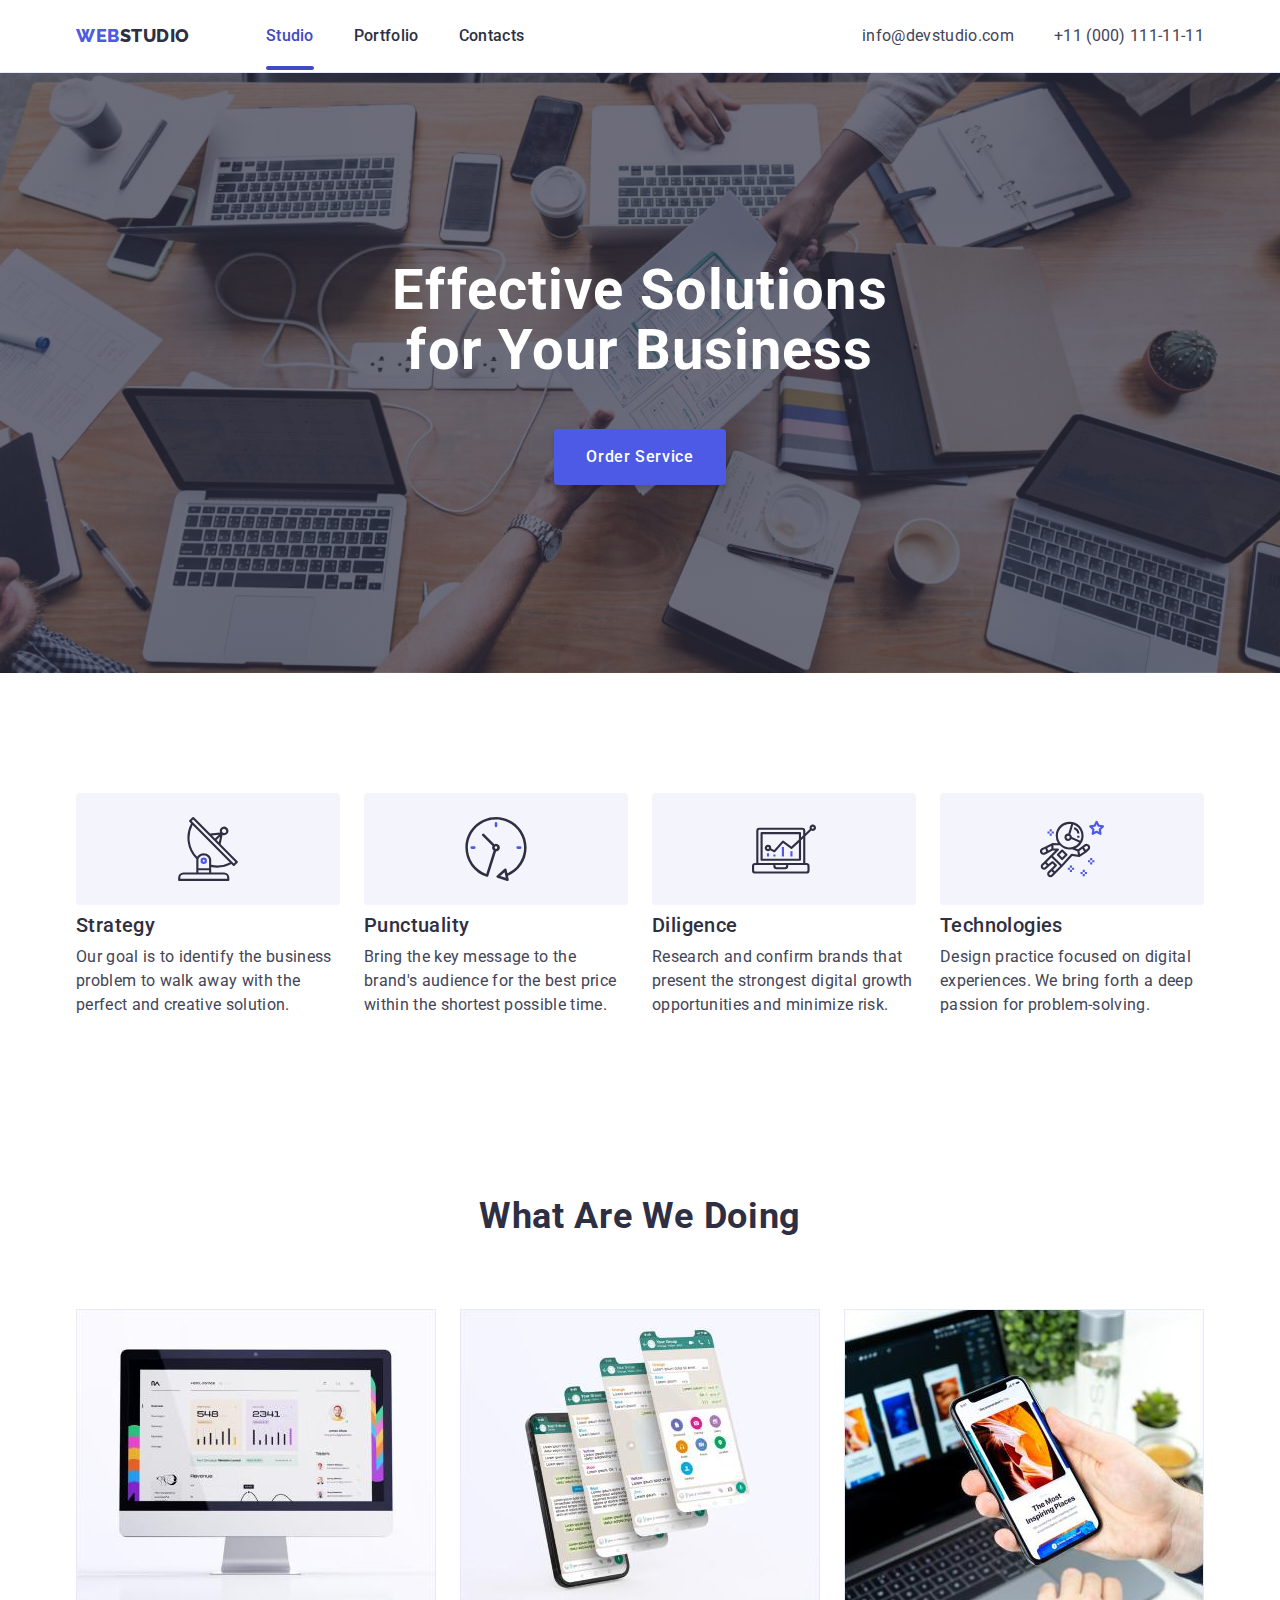
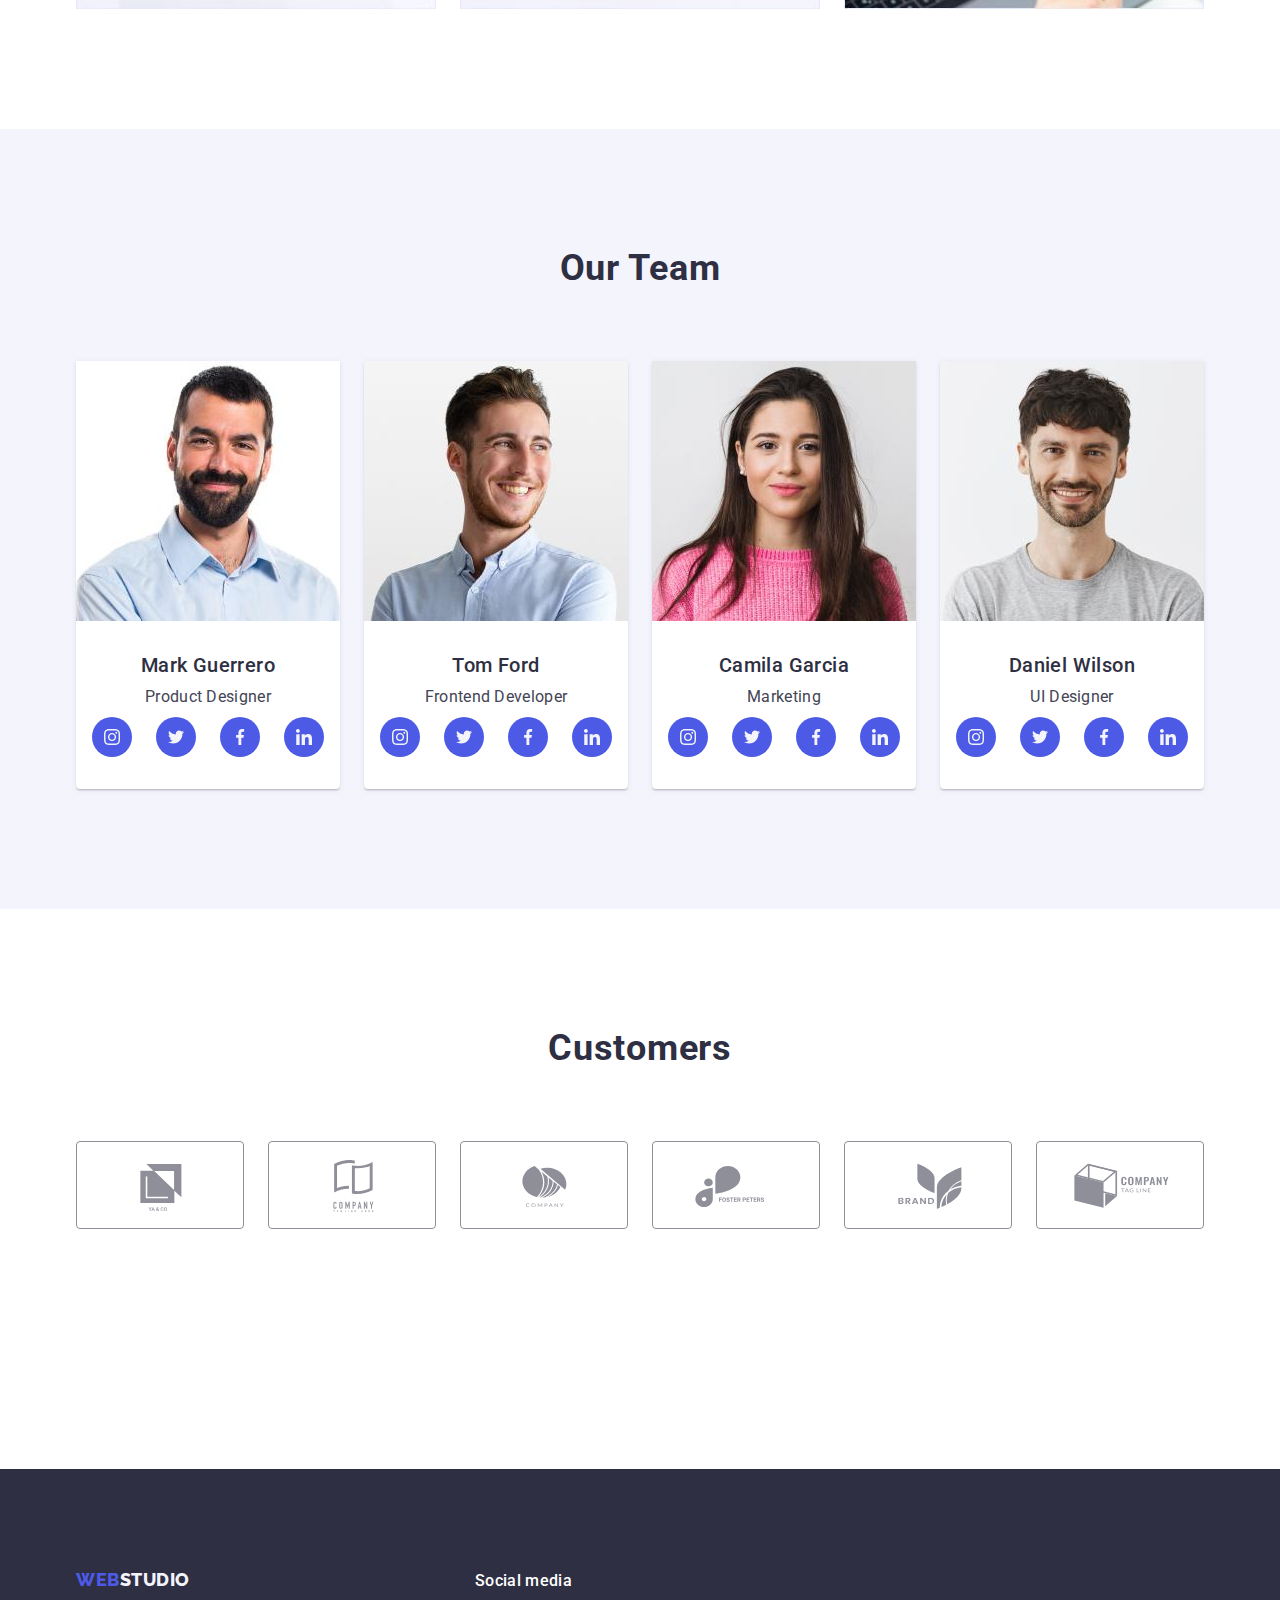
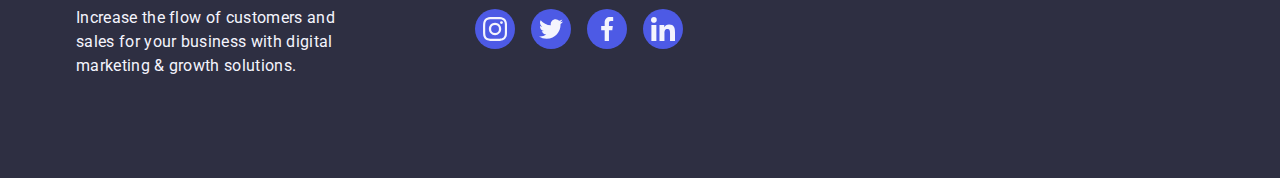
<file: index.html>
<!DOCTYPE html>
<html lang="en">
  <head>
    <meta charset="UTF-8" />
    <meta http-equiv="X-UA-Compatible" content="IE=edge" />
    <meta name="viewport" content="width=device-width, initial-scale=1.0" />
    <meta name="description" content="Effective Solutions for Your Business" />
    <link rel="preconnect" href="https://fonts.googleapis.com" />
    <link rel="preconnect" href="https://fonts.gstatic.com" crossorigin />
    <link
      href="https://fonts.googleapis.com/css2?family=Raleway:wght@800&family=Roboto:wght@400;500;700;900&display=swap"
      rel="stylesheet"
    />
    <link
      href="https://cdn.jsdelivr.net/npm/modern-normalize@2.0.0/modern-normalize.min.css"
      rel="stylesheet"
    />
    <link rel="stylesheet" href="./css/styles.css" />
    <title>WebStudio</title>
  </head>

  <body>
    <!--Header section-->
    <header class="header">
      <div class="header-container container">
        <nav class="nav">
          <a href="./index.html" class="logo link"
            >Web<span class="logo-color-header">Studio</span></a
          >
          <ul class="header-list list">
            <li><a href="./index.html" class="header-link link active">Studio</a></li>
            <li><a href="./portfolio.html" class="header-link link">Portfolio</a></li>
            <li><a href="" class="header-link link">Contacts</a></li>
          </ul>
        </nav>
        <address class="address-header">
          <ul class="address-list list">
            <li
              ><a href="mailto:info@devstudio.com" class="address-header-link link"
                >info@devstudio.com</a
              ></li
            >
            <li
              ><a href="tel:+110001111111" class="address-header-link link"
                >+11 (000) 111-11-11</a
              ></li
            >
          </ul>
        </address>
      </div>
    </header>
    <!--Main block-->
    <main>
      <!--Hero sectiokn-->
      <section class="hero-section">
        <div class="container hero-container">
          <h1 class="hero-title">Effective Solutions for Your Business</h1>
          <button type="button" class="button-hero" data-modal-open>Order Service</button>
        </div></section
      >
      <!--Features section-->
      <section class="features-section">
        <div class="container feauters-container">
          <h2 class="visually-hidden">Features</h2>
          <ul class="list features-list">
            <li class="feauters-items">
              <div class="thumb-feauters">
                <svg class="feauters-icon" width="64" height="64">
                  <use href="./images/icons.svg#icon-antenna"></use>
                </svg>
              </div>
              <h3 class="main-title">Strategy</h3>
              <p class="main-text">
                Our goal is to identify the business problem to walk away with the perfect and
                creative solution.
              </p>
            </li>
            <li class="feauters-items">
              <div class="thumb-feauters">
                <svg class="feauters-icon" width="64" height="64">
                  <use href="./images/icons.svg#icon-clock"></use>
                </svg>
              </div>
              <h3 class="main-title">Punctuality</h3>
              <p class="main-text">
                Bring the key message to the brand's audience for the best price within the shortest
                possible time.
              </p>
            </li>
            <li class="feauters-items">
              <div class="thumb-feauters">
                <svg class="feauters-icon" width="64" height="64">
                  <use href="./images/icons.svg#icon-diagram"></use>
                </svg>
              </div>
              <h3 class="main-title">Diligence</h3>
              <p class="main-text">
                Research and confirm brands that present the strongest digital growth opportunities
                and minimize risk.
              </p>
            </li>
            <li class="feauters-items">
              <div class="thumb-feauters">
                <svg class="feauters-icon" width="64" height="64">
                  <use href="./images/icons.svg#icon-astronaut"></use>
                </svg>
              </div>
              <h3 class="main-title">Technologies</h3>
              <p class="main-text">
                Design practice focused on digital experiences. We bring forth a deep passion for
                problem-solving.
              </p>
            </li>
          </ul>
        </div>
      </section>
      <!--What are we doing sectioln-->
      <section class="wawd-section">
        <div class="container wawd-container">
          <h2 class="section-title">What are we doing</h2>
          <ul class="list wawd-list">
            <li class="wawd-list-item">
              <img
                src="./images/main_page_1/what_are_we_doing/rectangle71-2.jpg"
                alt="monitor"
                width="360"
                height="300"
              />
            </li>
            <li class="wawd-list-item">
              <img
                src="./images/main_page_1/what_are_we_doing/rectangle71-1.jpg"
                alt="messenger"
                width="360"
                height="300"
              />
            </li>
            <li class="wawd-list-item">
              <img
                src="./images/main_page_1/what_are_we_doing/rectangle71.jpg"
                alt="phone in hand and laptop"
                width="360"
                height="300"
              />
            </li>
          </ul>
        </div>
      </section>
      <!--Our Team section-->
      <section class="ot-section">
        <div class="container ot-container">
          <h2 class="section-title">Our Team</h2>
          <ul class="list ot-list">
            <li class="card">
              <img
                src="./images/main_page_1/our_team/img-3.jpg"
                alt="Mark Guerrero"
                width="264"
                height="260"
              /><div class="worker-info">
                <h3 class="main-title worker-name">Mark Guerrero</h3>
                <p class="main-text job title">Product Designer</p>
                <ul class="list social-link-team">
                  <li class="social-link-item"
                    ><a href="" class="social-link-ot"
                      ><svg class="social-icon" width="16" height="16">
                        <use href="./images/icons.svg#icon-instagram"></use></svg></a
                  ></li>
                  <li class="social-link-item"
                    ><a href="" class="social-link-ot"
                      ><svg class="social-icon" width="16" height="16">
                        <use href="./images/icons.svg#icon-twitter"></use></svg></a
                  ></li>
                  <li class="social-link-item"
                    ><a href="" class="social-link-ot"
                      ><svg class="social-icon" width="16" height="16">
                        <use href="./images/icons.svg#icon-facebook"></use></svg></a
                  ></li>
                  <li class="social-link-item"
                    ><a href="" class="social-link-ot"
                      ><svg class="social-icon" width="16" height="16">
                        <use href="./images/icons.svg#icon-linkedin"></use></svg></a
                  ></li>
                </ul>
              </div>
            </li>
            <li class="card">
              <img
                src="./images/main_page_1/our_team/img-2.jpg"
                alt="Tom Ford"
                width="264"
                height="260"
              />
              <div class="worker-info">
                <h3 class="main-title worker-name">Tom Ford</h3>
                <p class="main-text job title">Frontend Developer</p>
                <ul class="list social-link-team">
                  <li class="social-link-item"
                    ><a href="" class="social-link-ot"
                      ><svg class="social-icon" width="16px" height="16px">
                        <use href="./images/icons.svg#icon-instagram"></use></svg></a
                  ></li>
                  <li class="social-link-item"
                    ><a href="" class="social-link-ot"
                      ><svg class="social-icon" width="16px" height="16px">
                        <use href="./images/icons.svg#icon-twitter"></use></svg></a
                  ></li>
                  <li class="social-link-item"
                    ><a href="" class="social-link-ot"
                      ><svg class="social-icon" width="16px" height="16px">
                        <use href="./images/icons.svg#icon-facebook"></use></svg></a
                  ></li>
                  <li class="social-link-item"
                    ><a href="" class="social-link-ot"
                      ><svg class="social-icon" width="16px" height="16px">
                        <use href="./images/icons.svg#icon-linkedin"></use></svg></a
                  ></li>
                </ul>
              </div>
            </li>
            <li class="card">
              <img
                src="./images/main_page_1/our_team/img-1.jpg"
                alt="Camila Garcia"
                width="264"
                height="260"
              />
              <div class="worker-info">
                <h3 class="main-title worker-name">Camila Garcia</h3>
                <p class="main-text job title">Marketing</p>
                <ul class="list social-link-team">
                  <li class="social-link-item"
                    ><a href="" class="social-link-ot"
                      ><svg class="social-icon" width="16px" height="16px">
                        <use href="./images/icons.svg#icon-instagram"></use></svg></a
                  ></li>
                  <li class="social-link-item"
                    ><a href="" class="social-link-ot"
                      ><svg class="social-icon" width="16px" height="16px">
                        <use href="./images/icons.svg#icon-twitter"></use></svg></a
                  ></li>
                  <li class="social-link-item"
                    ><a href="" class="social-link-ot"
                      ><svg class="social-icon" width="16px" height="16px">
                        <use href="./images/icons.svg#icon-facebook"></use></svg></a
                  ></li>
                  <li class="social-link-item"
                    ><a href="" class="social-link-ot"
                      ><svg class="social-icon" width="16px" height="16px">
                        <use href="./images/icons.svg#icon-linkedin"></use></svg></a
                  ></li>
                </ul>
              </div>
            </li>
            <li class="card">
              <img
                src="./images/main_page_1/our_team/img.jpg"
                alt="Daniel Wilson"
                width="264"
                height="260"
              />
              <div class="worker-info">
                <h3 class="main-title worker-name">Daniel Wilson</h3>
                <p class="main-text job title">UI Designer</p>
                <ul class="list social-link-team">
                  <li class="social-link-item"
                    ><a href="" class="social-link-ot"
                      ><svg class="social-icon" width="16px" height="16px">
                        <use href="./images/icons.svg#icon-instagram"></use></svg></a
                  ></li>
                  <li class="social-link-item"
                    ><a href="" class="social-link-ot"
                      ><svg class="social-icon" width="16px" height="16px">
                        <use href="./images/icons.svg#icon-twitter"></use></svg></a
                  ></li>
                  <li class="social-link-item"
                    ><a href="" class="social-link-ot"
                      ><svg class="social-icon" width="16px" height="16px">
                        <use href="./images/icons.svg#icon-facebook"></use></svg></a
                  ></li>
                  <li class="social-link-item"
                    ><a href="" class="social-link-ot"
                      ><svg class="social-icon" width="16px" height="16px">
                        <use href="./images/icons.svg#icon-linkedin"></use></svg></a
                  ></li>
                </ul>
              </div>
            </li>
          </ul>
        </div>
      </section>
      <!--Customers Section-->
      <section class="customers-section">
        <div class="container customers-container">
          <h2 class="section-title customers-title">Customers</h2>
          <ul class="list customers-list">
            <li class="customers-item"
              ><a class="link link-customers" href=""
                ><svg class="customers-icon" width="104" height="56">
                  <use href="./images/icons.svg#icon-logo-1"></use></svg></a
            ></li>
            <li class="customers-item"
              ><a class="link link-customers" href=""
                ><svg class="customers-icon" width="104" height="56">
                  <use href="./images/icons.svg#icon-logo-2"></use></svg></a
            ></li>
            <li class="customers-item"
              ><a class="link link-customers" href=""
                ><svg class="customers-icon" width="104" height="56">
                  <use href="./images/icons.svg#icon-logo-3"></use></svg></a
            ></li>
            <li class="customers-item"
              ><a class="link link-customers" href=""
                ><svg class="customers-icon" width="104" height="56">
                  <use href="./images/icons.svg#icon-logo-4"></use></svg></a
            ></li>
            <li class="customers-item"
              ><a class="link link-customers" href=""
                ><svg class="customers-icon" width="104" height="56">
                  <use href="./images/icons.svg#icon-logo-5"></use></svg></a
            ></li>
            <li class="customers-item"
              ><a class="link link-customers" href=""
                ><svg class="customers-icon" width="104" height="56">
                  <use href="./images/icons.svg#icon-logo-6"></use></svg></a
            ></li>
          </ul>
        </div>
      </section>
    </main>
    <!--Footer Section-->
    <footer class="footer">
      <div class="container footer-container">
        <div class="footer-main">
          <a href="./index.html" class="logo link footer-logo"
            >Web<span class="logo-color-footer">Studio</span></a
          >
          <p class="footer-text">
            Increase the flow of customers and sales for your business with digital marketing &
            growth solutions.
          </p>
        </div>

        <div class="footer-social container">
          <p class="social-media-title">Social media</p>
          <ul class="link social-link-footer">
            <li class="social-link-item-footer"
              ><a class="social-link" href=""
                ><svg class="social-icon" width="24" height="24">
                  <use href="./images/icons.svg#icon-instagram"></use></svg></a
            ></li>
            <li class="social-link-item-footer"
              ><a class="social-link" href=""
                ><svg class="social-icon" width="24" height="24">
                  <use href="./images/icons.svg#icon-twitter"></use></svg></a
            ></li>
            <li class="social-link-item-footer"
              ><a class="social-link" href=""
                ><svg class="social-icon" width="24" height="24">
                  <use href="./images/icons.svg#icon-facebook"></use></svg></a
            ></li>
            <li class="social-link-item-footer"
              ><a class="social-link" href=""
                ><svg class="social-icon" width="24" height="24">
                  <use href="./images/icons.svg#icon-linkedin"></use></svg></a
            ></li>
          </ul>
        </div>
      </div>
    </footer>
    <!--Modal window-->
    <div class="backdrop is-hidden" data-modal>
      <div class="modal">
        <button type="button" class="modal-btn" data-modal-close>
          <svg class="modal-icon" width="8" height="8">
            <use href="./images/icons.svg#icon-close-black"></use>
          </svg>
        </button>
      </div>
    </div>
    <script src="./js/modal.js"></script>
  </body>
</html>
</file>
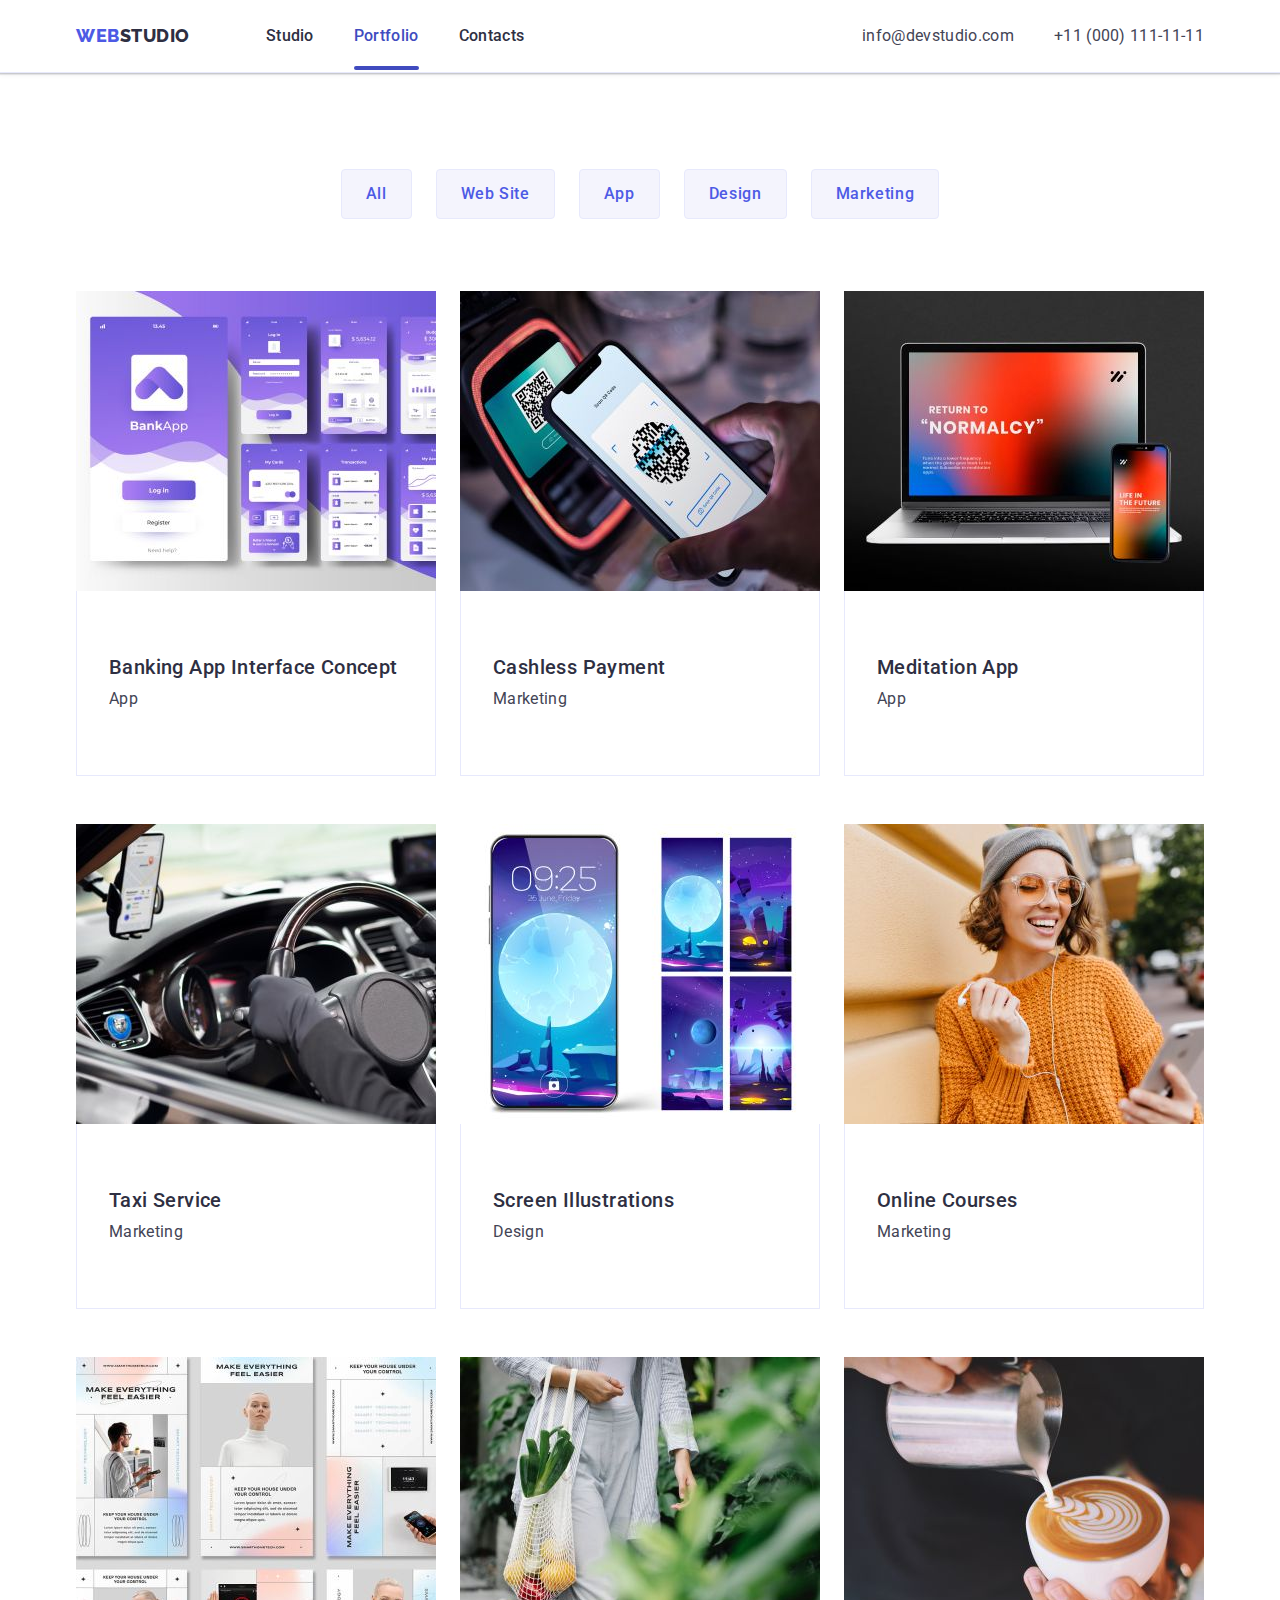
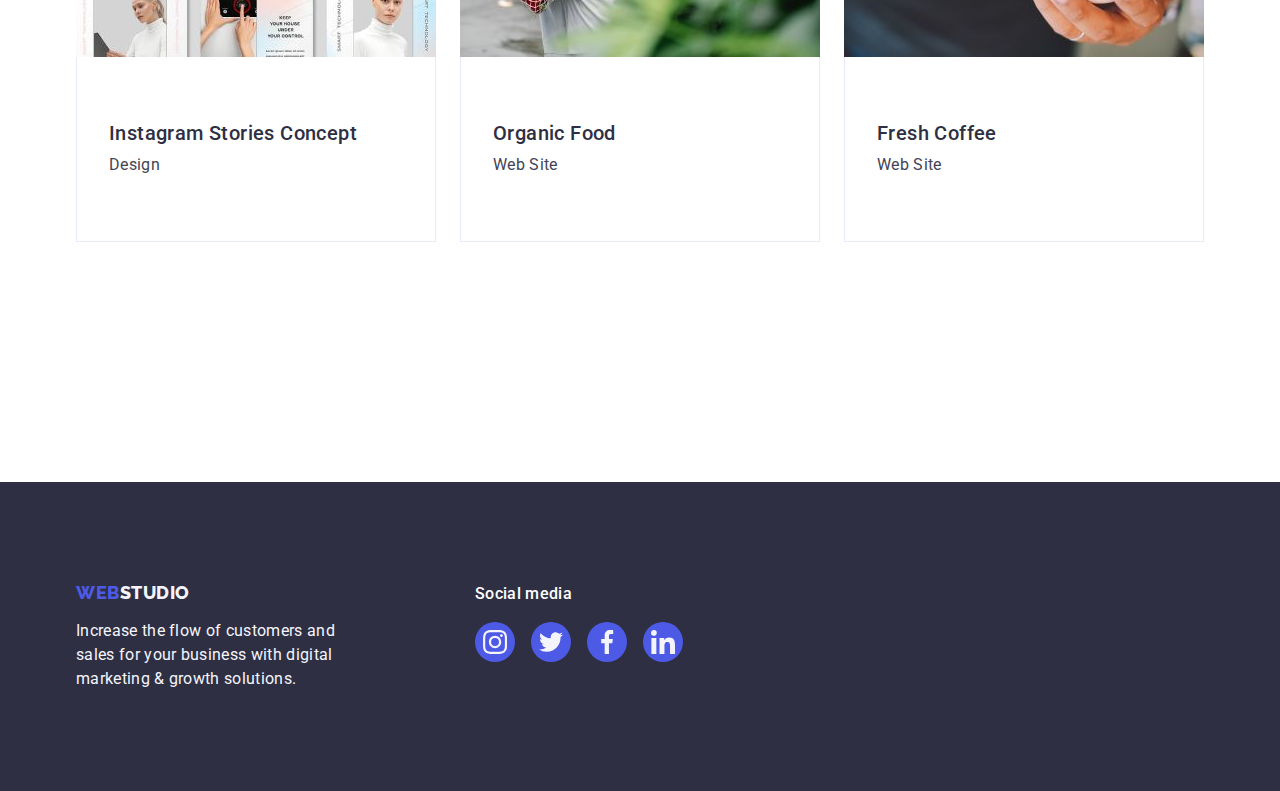
<file: portfolio.html>
<!DOCTYPE html>
<html lang="en">
  <head>
    <meta charset="UTF-8" />
    <meta http-equiv="X-UA-Compatible" content="IE=edge" />
    <meta name="viewport" content="width=device-width, initial-scale=1.0" />
    <link rel="preconnect" href="https://fonts.googleapis.com" />
    <link rel="preconnect" href="https://fonts.gstatic.com" crossorigin />
    <link
      href="https://fonts.googleapis.com/css2?family=Raleway:wght@800&family=Roboto:wght@400;500;700;900&display=swap"
      rel="stylesheet"
    />
    <link
      href="https://cdn.jsdelivr.net/npm/modern-normalize@2.0.0/modern-normalize.min.css"
      rel="stylesheet"
    />
    <link rel="stylesheet" href="./css/styles.css" />
    <title>Portfolio</title>
  </head>

  <body>
    <!--Header section-->
    <header class="header">
      <div class="header-container container">
        <nav class="nav">
          <a href="./index.html" class="logo link"
            >Web<span class="logo-color-header">Studio</span></a
          >
          <ul class="header-list list">
            <li><a href="./index.html" class="header-link link">Studio</a></li>
            <li><a href="./portfolio.html" class="header-link link active">Portfolio</a></li>
            <li><a href="" class="header-link link">Contacts</a></li>
          </ul>
        </nav>
        <address class="address-header">
          <ul class="address-list list">
            <li
              ><a href="mailto:info@devstudio.com" class="address-header-link link"
                >info@devstudio.com</a
              ></li
            >
            <li
              ><a href="tel:+110001111111" class="address-header-link link"
                >+11 (000) 111-11-11</a
              ></li
            >
          </ul>
        </address>
      </div>
    </header>
    <!--Main block-->
    <main>
      <section class="portfolio-section">
        <div class="container portfolio-container">
          <h1 class="visually-hidden">Title</h1>

          <ul class="list filter-list">
            <li class="filter-list-item"
              ><button type="button" class="button-filter">All</button></li
            >
            <li class="filter-list-item"
              ><button type="button" class="button-filter">Web Site</button></li
            >
            <li class="filter-list-item"
              ><button type="button" class="button-filter">App</button></li
            >
            <li class="filter-list-item"
              ><button type="button" class="button-filter">Design</button></li
            >
            <li class="filter-list-item"
              ><button type="button" class="button-filter">Marketing</button></li
            >
          </ul>
          <ul class="list portfolio-list">
            <li class="portfolio-item"
              ><a href="" class="link portfolio-link">
                <div class="img-card">
                  <img
                    src="./images/portfolio/banking_app_interface_concept.jpg"
                    alt="Banking App Interface Concept"
                    width="360"
                    height="300"
                  />
                  <p class="overlay-text"
                    >14 Stylish and User-Friendly App Design Concepts · Task Manager App · Calorie
                    Tracker App · Exotic Fruit Ecommerce App · Cloud Storage App</p
                  >
                </div>
                <div class="portfolio-info">
                  <h2 class="main-title portfolio-card-title">Banking App Interface Concept</h2>
                  <p class="main-text portfolio-main-text">App</p></div
                ></a
              >
            </li>
            <li class="portfolio-item">
              <a href="" class="link portfolio-link">
                <div class="img-card">
                  <img
                    src="./images/portfolio/cashless_payment.jpg"
                    alt="Cashless Payment"
                    width="360"
                    height="300"
                  /><p class="overlay-text"
                    >14 Stylish and User-Friendly App Design Concepts · Task Manager App · Calorie
                    Tracker App · Exotic Fruit Ecommerce App · Cloud Storage App</p
                  ></div
                >

                <div class="portfolio-info">
                  <h2 class="main-title portfolio-card-title">Cashless Payment</h2>
                  <p class="main-text portfolio-main-text">Marketing</p></div
                ></a
              >
            </li>
            <li class="portfolio-item"
              ><a href="" class="link portfolio-link">
                <div class="img-card">
                  <img
                    src="./images/portfolio/meditation_app.jpg"
                    alt="Meditation App"
                    width="360"
                    height="300"
                  />
                  <p class="overlay-text"
                    >14 Stylish and User-Friendly App Design Concepts · Task Manager App · Calorie
                    Tracker App · Exotic Fruit Ecommerce App · Cloud Storage App</p
                  >
                </div>
                <div class="portfolio-info">
                  <h2 class="main-title portfolio-card-title">Meditation App</h2>
                  <p class="main-text portfolio-main-text">App</p></div
                ></a
              >
            </li>
            <li class="portfolio-item"
              ><a href="" class="link portfolio-link">
                <div class="img-card">
                  <img
                    src="./images/portfolio/taxi_service.jpg"
                    alt="Taxi Service"
                    width="360"
                    height="300"
                  />
                  <p class="overlay-text"
                    >14 Stylish and User-Friendly App Design Concepts · Task Manager App · Calorie
                    Tracker App · Exotic Fruit Ecommerce App · Cloud Storage App</p
                  >
                </div>
                <div class="portfolio-info">
                  <h2 class="main-title portfolio-card-title">Taxi Service</h2>
                  <p class="main-text portfolio-main-text">Marketing</p></div
                ></a
              >
            </li>
            <li class="portfolio-item"
              ><a href="" class="link portfolio-link">
                <div class="img-card">
                  <img
                    src="./images/portfolio/screen_illustrations.jpg"
                    alt="Screen Illustrations"
                    width="360"
                    height="300"
                  />
                  <p class="overlay-text"
                    >14 Stylish and User-Friendly App Design Concepts · Task Manager App · Calorie
                    Tracker App · Exotic Fruit Ecommerce App · Cloud Storage App</p
                  >
                </div>
                <div class="portfolio-info">
                  <h2 class="main-title portfolio-card-title">Screen Illustrations</h2>
                  <p class="main-text portfolio-main-text">Design</p></div
                ></a
              >
            </li>
            <li class="portfolio-item"
              ><a href="" class="link portfolio-link">
                <div class="img-card">
                  <img
                    src="./images/portfolio/online_courses.jpg"
                    alt="Online Courses"
                    width="360"
                    height="300"
                  />
                  <p class="overlay-text"
                    >14 Stylish and User-Friendly App Design Concepts · Task Manager App · Calorie
                    Tracker App · Exotic Fruit Ecommerce App · Cloud Storage App</p
                  >
                </div>
                <div class="portfolio-info">
                  <h2 class="main-title portfolio-card-title">Online Courses</h2>
                  <p class="main-text portfolio-main-text">Marketing</p></div
                ></a
              >
            </li>
            <li class="portfolio-item"
              ><a href="" class="link portfolio-link">
                <div class="img-card">
                  <img
                    src="./images/portfolio/instagram_stories_concept.jpg"
                    alt="Instagram Stories Concept"
                    width="360"
                    height="300"
                  />
                  <p class="overlay-text"
                    >14 Stylish and User-Friendly App Design Concepts · Task Manager App · Calorie
                    Tracker App · Exotic Fruit Ecommerce App · Cloud Storage App</p
                  >
                </div>
                <div class="portfolio-info">
                  <h2 class="main-title portfolio-card-title">Instagram Stories Concept</h2>
                  <p class="main-text portfolio-main-text">Design</p></div
                ></a
              >
            </li>
            <li class="portfolio-item"
              ><a href="" class="link portfolio-link">
                <div class="img-card">
                  <img
                    src="./images/portfolio/organic_food.jpg"
                    alt="Organic Food"
                    width="360"
                    height="300"
                  />
                  <p class="overlay-text"
                    >14 Stylish and User-Friendly App Design Concepts · Task Manager App · Calorie
                    Tracker App · Exotic Fruit Ecommerce App · Cloud Storage App</p
                  >
                </div>
                <div class="portfolio-info">
                  <h2 class="main-title portfolio-card-title">Organic Food</h2>
                  <p class="main-text portfolio-main-text">Web Site</p></div
                ></a
              >
            </li>
            <li class="portfolio-item"
              ><a href="" class="link portfolio-link">
                <div class="img-card">
                  <img
                    src="./images/portfolio/fresh_coffee.jpg"
                    alt="Fresh Coffee"
                    width="360"
                    height="300"
                  />
                  <p class="overlay-text"
                    >14 Stylish and User-Friendly App Design Concepts · Task Manager App · Calorie
                    Tracker App · Exotic Fruit Ecommerce App · Cloud Storage App</p
                  >
                </div>
                <div class="portfolio-info">
                  <h2 class="main-title portfolio-card-title">Fresh Coffee</h2>
                  <p class="main-text portfolio-main-text">Web Site</p></div
                ></a
              >
            </li>
          </ul>
        </div>
      </section>
    </main>
    <!--Footer Section-->
    <footer class="footer">
      <div class="container footer-container">
        <div class="footer-main">
          <a href="./index.html" class="logo link footer-logo"
            >Web<span class="logo-color-footer">Studio</span></a
          >
          <p class="footer-text">
            Increase the flow of customers and sales for your business with digital marketing &
            growth solutions.
          </p>
        </div>

        <div class="footer-social container">
          <p class="social-media-title">Social media</p>
          <ul class="link social-link-footer">
            <li class="social-link-item-footer"
              ><a class="social-link" href=""
                ><svg class="social-icon" width="24" height="24">
                  <use href="./images/icons.svg#icon-instagram"></use></svg></a
            ></li>
            <li class="social-link-item-footer"
              ><a class="social-link" href=""
                ><svg class="social-icon" width="24" height="24">
                  <use href="./images/icons.svg#icon-twitter"></use></svg></a
            ></li>
            <li class="social-link-item-footer"
              ><a class="social-link" href=""
                ><svg class="social-icon" width="24" height="24">
                  <use href="./images/icons.svg#icon-facebook"></use></svg></a
            ></li>
            <li class="social-link-item-footer"
              ><a class="social-link" href=""
                ><svg class="social-icon" width="24" height="24">
                  <use href="./images/icons.svg#icon-linkedin"></use></svg></a
            ></li>
          </ul>
        </div>
      </div>
    </footer>
  </body>
</html>
</file>
<file: css/styles.css>
:root{
    --iris: #4D5AE5;
    --navy-blue: #2E2F42;
    --slate: #434455;
    --cloud: #F4F4FD;
    --ocean: #404BBF;
    --cornflover: #E7E9FC;
    --white: #FFFFFF;
    --main-font: 'Roboto', sans-serif;
    }
    body{
        font-family: var(--main-font);
        background-color: var(--white);
        color: var(--slate);
    }
/* Reset */
h1,
h2,
h3,
h4,
h5,
h6,
p {
    margin: 0;
}

img {
    display: block;
}

ul,
ol, .list {
    list-style: none;
    margin: 0;
    padding: 0;
}

a, .link {
    text-decoration: none;
    color: currentColor;
}

button {
    font-family: inherit;
    cursor: pointer;
}
.container{
    width: 1158px;
    margin-left: auto;
    margin-right: auto;
padding-left: 15px;
padding-right: 15px;

}
.visually-hidden {
    position: absolute;
    width: 1px;
    height: 1px;
    margin: -1px;
    border: 0;
    padding: 0;

    white-space: nowrap;
    clip-path: inset(100%);
    clip: rect(0 0 0 0);
    overflow: hidden;
}
    /**
      |============================
      | Header
      |============================
    */
    .header-container{
        display:flex;
        align-items: center;
        justify-content: space-between;

    }
.header {
    padding-bottom: 24px;
    padding-top: 24px;
    background-color: var(--white);
    border-bottom: 1px solid #E7E9FC;
    box-shadow: 0px 2px 1px rgba(46, 47, 66, 0.08),
        0px 1px 1px rgba(46, 47, 66, 0.16),
        0px 1px 6px rgba(46, 47, 66, 0.08);

}
.nav {
    font-family: var(--main-font);
    color: var(--navy-blue);
    display:flex;
    align-items: center;

}
.header-logo {
  font-family: 'Raleway', sans-serif;
font-weight: 800;
font-size: 18px;
line-height: 21px;
letter-spacing: 0.03em;
text-transform: uppercase;
color: var(--navy-blue);

}
.logo{
    margin-right: 76px;
}


.header-logo-color {
    color: var(--iris);
}

.header-list{
display: flex;
align-items: center;
gap: 40px;

}
.header-link {
    font-family: var(--main-font);
font-weight: 500;
font-size: 16px;
line-height: 24px;
letter-spacing: 0.02em;
color: var(--navy-blue);
padding: 24px 0;
transition: color 250ms cubic-bezier(0.4, 0, 0.2, 1);
position: relative;

}

.header-link:hover,
.header-link:focus {
    font-family: var(--main-font);
font-weight: 500;
font-size: 16px;
line-height: 24px;
letter-spacing: 0.02em;
color: var(--ocean);


}

.address-header {
    font-family: var(--main-font);
    color: var(--navy-blue);
    font-style: normal;
  
}
  .address-list {
    display: flex;
    align-items: center;
    gap: 40px;
  }
.address-header-link {
    font-family: var(--main-font);
font-weight: 400;
font-size: 16px;
line-height: 24px;
letter-spacing: 0.02em;
color: var(--slate);
transition: color 250ms cubic-bezier(0.4, 0, 0.2, 1);

}
.address-header-link:hover,
.address-header-link:focus{
        font-family: var(--main-font);
font-weight: 400;
font-size: 16px;
line-height: 24px;
letter-spacing: 0.02em;
color: var(--ocean);
}
.header-link.active::after{
content: '';
    display: block;
        width: 100%;
        height: 4px;
        background-color: var(--ocean);
        border-radius: 2px;
        position: absolute;
        bottom: -1px;
}
.active{
color: var(--ocean);
}
/**
  |============================
  | Hero section
  |============================
*/
.hero-container{
    display: flex;
    flex-direction: column;
    align-items: center;
   
}
.hero-section {
    background-color: var(--navy-blue);
    padding-top: 188px;
    padding-bottom: 292px;
    padding: 188px 0;
    background-image:linear-gradient(rgba(46, 47, 66, 0.70),rgba(46, 47, 66, 0.70)), url(../images/main_page_1/hero/bg.jpg);
        background-repeat: no-repeat;
      background-position: center ;
      background-size: cover;
      max-width: 1440px;
      margin: 0 auto;

}
.hero-title {
font-weight: 700;
font-size: 56px;
line-height: 1.07;
letter-spacing: 0.02em;
color: var(--white);
text-align: center;
width: 496px;
margin-bottom: 48px;
max-width: 496px;
}
.button-hero {
background-color: var(--iris);
font-family: var(--main-font);
font-weight: 500;
font-size: 16px;
line-height: 24px;
letter-spacing: 0.04em;
color: var(--white);
padding: 16px 32px;
border-radius: 4px;
box-shadow: 0px 4px 4px rgba(0, 0, 0, 0.15);
border: none;
min-width: 169px;
height: 56px;
transition: background-color 250ms cubic-bezier(0.4, 0, 0.2, 1);
}
.button-hero:hover,
.button-hero:focus{
background-color: var(--ocean);
}

/**
  |============================
  | Sections
  |============================
*/
.section-title {
    font-weight: 700;
    font-size: 36px;
    line-height: 1.11;
    letter-spacing: 0.02em;
    color: var(--navy-blue);
    text-transform: capitalize;
    text-align: center;
    margin-bottom: 72px;
}

.main-title {
    font-weight: 500;
    font-size: 20px;
    line-height: 1.2;
    letter-spacing: 0.02em;
    color: var(--navy-blue);
    margin-bottom: 8px;
}

.main-text {
    font-weight: 400;
    font-size: 16px;
    line-height: 24px;
    letter-spacing: 0.02em;
    color: var(--slate);
}
/**
  |============================
  | Features-section
  |============================
*/
.features-section {
padding: 120px 0;
}

.features-list {
    display: flex;
}

.feauters-items {
    margin-right: 24px;
    width: calc((100% - 72px) / 4);
    
}
.feauters-items:nth-child(4){
    margin-right: 0;

}
.thumb-feauters{
    display: flex;
        align-items: center;
        justify-content: center;
       background-color: var(--cloud);
       padding: 24px 0;
       margin-bottom: 8px;
       border-radius: 4px;
}
/**
  |============================
  | Wawd-section
  |============================
*/
.wawd-section {
    padding-top: 60px;
    padding-bottom: 120px;
}

.wawd-list {
    display: flex;
    margin-top: 72px;
    flex-wrap: wrap;
}

.wawd-list-item {
    margin-right: 24px;
    width: calc((100% - 24 * 2) / 3);
}

.wawd-list-item:nth-child(3n) {
    margin-right: 0;
}


/**
  |============================
  | Ot-section
  |============================
*/
.ot-section {
    background-color: var(--cloud);
    padding-top: 120px;
    padding-bottom: 120px;
    text-align: center;
}


.ot-list {
    display: flex;
    margin-top: 72px;
    flex-wrap: wrap;
}


.card{
    background-color: var(--white);
    box-shadow: 0px 1px 6px rgba(46, 47, 66, 0.08), 0px 1px 1px rgba(46, 47, 66, 0.16), 0px 2px 1px rgba(46, 47, 66, 0.08);
        border-radius: 0px 0px 4px 4px;
        width: calc((100% - 3 * 24) / 4);
        margin-right: 24px;
        box-shadow: 0px 2px 1px 0px rgba(46, 47, 66, 0.08), 0px 1px 1px 0px rgba(46, 47, 66, 0.16), 0px 1px 6px 0px rgba(46, 47, 66, 0.08);

    
}
.card:nth-child(4n){
    margin-right: 0;
}
.worker-info{
    padding: 32px 0;
}
.worker-name{
    text-align: center;
    margin-bottom: 8px;
}
.job title{
    text-align: center;
}

.social-link-team{
display: flex;
justify-content: center;
gap: 24px;
margin-top: 8px;
}
.social-link-ot{
    width: 100%;
    height: 100%;
    background-color: var(--iris);
    border-radius: 50%;
    display: flex;
    justify-content: center;
    align-items: center;
    transition: background-color 250ms cubic-bezier(0.4, 0, 0.2, 1);
}
.social-link-ot:hover,
.social-link-ot:focus{
    background-color:var(--ocean) ;
}

.social-link-item{
width: 40px;
height: 40px;

}

.social-icon{
    fill: var(--cloud);
    margin: auto auto;
}
/**
  |============================
  | Footer
  |============================
*/

.footer{
    background-color: var(--navy-blue);
    padding-top: 100px;
    padding-bottom: 100px;
}
.footer-text{
    font-family: var(--main-font);
        font-weight: 400;
        font-size: 16px;
        line-height: 24px;
        letter-spacing: 0.02em;
        color: var(--cloud);
        width: 264px;
}
.footer-logo{
    display: inline-block;
    margin-bottom: 16px;
}

.social-media-title {
    font-size: 16px;
    font-family: Roboto;
    font-weight: 500;
    line-height: 1.5;
    letter-spacing: 0.02em;
    color: var(--white);
    margin-bottom: 16px;
}

.footer-social {
    margin-left: 0;

}

.footer-main {
    margin-right: 120px;
}

.footer-container {
    display: flex;
    align-items: baseline;
}

.social-link-footer {
    display: flex;
    gap: 16px;
    
}

.social-link {
    width: 100%;
    height: 100%;
    display: flex;
    justify-content: center;
    align-items: center;
    background-color: var(--iris);
    border-radius: 50%;
    transition: background-color 250ms cubic-bezier(0.4, 0, 0.2, 1);
}
.social-link-item-footer{
    height: 40px;
    width: 40px;
}




.social-link:hover,
.social-link:focus {
    background-color: #31D0AA;
}
/**
  |============================
  | Logo
  |============================
*/
.logo {
    font-family: "Raleway", sans-serif;
    font-weight: 800;
    font-size: 18px;
    line-height: 1.17;
    letter-spacing: 0.03em;
    text-transform: uppercase;
    color: var(--iris);
}
.logo-color-footer {
    color: var(--cloud);
}
.logo-color-header {
    color: var(--navy-blue);
}

    /**
      |============================
      | Customers section
      |============================
    */
.customers-section {
    padding-top: 120px;
    padding-bottom: 120px;
}

.customers-list {
    display: flex;
    padding-bottom: 120px;
    gap: 24px;
    justify-content: center;
    align-items: center;
}

.customers-icon {
    transition: fill 250ms cubic-bezier(0.4, 0, 0.2, 1);
    fill: currentColor;
}

.customers-item {
    width: calc((100% - 120px) / 6);
    height: 88px;

}

.link-customers {
    width: 100%;
    height: 100%;
    border: 1px solid #8e8f99;
    border-radius: 4px;
    display: flex;
    justify-content: center;
    align-items: center;
    color: #8e8f99;
    transition: border-color 250ms cubic-bezier(0.4, 0, 0.2, 1),
        color 250ms cubic-bezier(0.4, 0, 0.2, 1);


}

.link-customers:hover,
.link-customers:focus {
    border-color: var(--ocean);
    color: var(--ocean);
}

/**
  |============================
  | Portfolio section
  |============================
*/
.portfolio-section {
    padding-top: 96px;
    padding-bottom: 120px;
}
/**
  |============================
  | Portfolio page
  |============================
*/
.customers-section {
    padding-top: 120px;
    padding-bottom: 120px;
}

.customers-list {
    display: flex;
    padding-bottom: 120px;
    gap: 24px;
    justify-content: center;
        align-items: center;
}

.customers-icon {
    transition: fill 250ms cubic-bezier(0.4, 0, 0.2, 1);
    fill: currentColor;
}

.customers-item {
    width: calc((100% - 120px) / 6);
    height: 88px;
    
}
.link-customers{
    width: 100%;
    height: 100%;
    border: 1px solid #8e8f99;
    border-radius: 4px;
    display: flex;
    justify-content: center;
    align-items: center;
    color: #8e8f99;  
    transition: border-color 250ms cubic-bezier(0.4, 0, 0.2, 1),
            color 250ms cubic-bezier(0.4, 0, 0.2, 1);
   
    
}

.link-customers:hover,
.link-customers:focus {
    border-color: var(--ocean);
    color: var(--ocean);
}
/**
  |============================
  | Portfolio section
  |============================
*/
.portfolio-section{
    padding-top: 96px;
    padding-bottom: 120px;
}
/**
  |============================
  | Filters buttons
  |============================
*/

.button-filter {
     font-family: var(--main-font);
     font-weight: 500;
    background-color: var(--cloud);
        font-size: 16px;
        line-height: 24px;
        letter-spacing: 0.04em;
        color: var(--iris);
        padding: 12px 24px;
        border: 1px solid #e7e9fc;
        border-radius: 4px;
        transition: color 250ms cubic-bezier(0.4, 0, 0.2, 1),
            background-color 250ms cubic-bezier(0.4, 0, 0.2, 1),
            border-color 250ms cubic-bezier(0.4, 0, 0.2, 1),
            box-shadow 250ms cubic-bezier(0.4, 0, 0.2, 1);
      
}

.button-filter:hover,
.button-filter:focus{
    background-color: var(--ocean);
    color: var(--white);
    border: 1px solid transparent;
    box-shadow: 0px 2px 2px 0px rgba(0, 0, 0, 0.12), 0px 2px 1px 0px rgba(0, 0, 0, 0.08), 0px 3px 1px 0px rgba(0, 0, 0, 0.10);
    }

    .filter-list{
       display: flex;
       gap: 24px;
    display: flex;
        margin-bottom: 72px;
        justify-content: center;
    }
/**
  |============================
  | Portfolio cards
  |============================
*/
.portfolio-list{
    display: flex;
    flex-wrap: wrap;
    padding-bottom: 120px;
    align-items: baseline;
    row-gap: 48px;

}
.img-card{
position: relative;
overflow: hidden;
}
.portfolio-link{
    display: block;
transition: box-shadow 250ms cubic-bezier(0.4, 0, 0.2, 1);
}
.portfolio-link:hover,
.portfolio-link:focus{
    box-shadow: 0px 1px 6px rgba(46, 47, 66, 0.08), 0px 1px 1px rgba(46, 47, 66, 0.16), 0px 2px 1px rgba(46, 47, 66, 0.08);
}
.portfolio-link.portfolio-main-text:hover,
.portfolio-link.portfolio-main-text:focus{
transform: translateY(0%);
}
.portfolio-item {
    width: calc((100% - 48px) / 3);
    margin-right: 24px;
}

.portfolio-item:nth-child(3n){
    margin-right: 0;
    
}

.portfolio-card-title{
   padding-top: 32px;
   padding-left: 16px;
   margin-bottom: 8px;
}
.portfolio-main-text{
    padding-left: 16px;
    padding-bottom: 32px;
}
.portfolio-info{
    padding: 32px 16px;
    border: 1px solid #E7E9FC;
    border-top: none;
}

.portfolio-item:hover .overlay-text{
transform: translateY(0);
}

.overlay-text{
    position: absolute;
    top: 0;
font-size: 16px;
line-height: 1.5;
letter-spacing: 0.02em;
color: var(--cloud);
padding: 40px 32px;
background-color: var(--iris);
height: 100%;
width: 100%;
transform: translateY(100%);
transition: transform 250ms cubic-bezier(0.4, 0, 0.2, 1);
}

/**
  |============================
  | Modal window
  |============================
*/

.backdrop {
    position: fixed;
    top: 0;
    left: 0;
    width: 100%;
    height: 100%;
    background-color: rgba(46, 47, 66, 0.40);
    transition: opacity 250ms cubic-bezier(0.4, 0, 0.2, 1), visibility 250ms cubic-bezier(0.4, 0, 0.2, 1);
}

.modal {
    position: absolute;
    width: 408px;
        height: 584px;
        border-radius: 4px;
        background: var(--dairy, #FCFCFC);
        box-shadow: 0px 2px 1px 0px rgba(0, 0, 0, 0.20), 
            0px 1px 3px 0px rgba(0, 0, 0, 0.12),
             0px 1px 1px 0px rgba(0, 0, 0, 0.14);
             top: 50%;
             left: 50%;
             transform: translateX(-50%) translateY(-50%);
            min-height: 584px;
            transition: transform 250ms cubic-bezier(0.4, 0, 0.2, 1);
             
}

.modal-icon {
    fill:var(--navy-blue);
    transition: fill 250ms cubic-bezier(0.4, 0, 0.2, 1);
}


.modal-btn{
    position: absolute;
    top: 24px;
    right: 24px;
    width: 24px;
    height: 24px;
    background: var(--cornflover);
    border-radius: 50%;
        border: 1px solid rgba(0, 0, 0, 0.10);
        padding: 0;
        display: flex;
        justify-content: center;
        align-items: center;
        transition: background-color 250ms cubic-bezier(0.4, 0, 0.2, 1), border 250ms cubic-bezier(0.4, 0, 0.2, 1);

}
.backdrop.is-hidden{
    opacity: 0;
    pointer-events: none;
    visibility: hidden;
}
.modal-btn:hover,
.modal-btn:focus{
    background-color: var(--ocean);
    border: none;
}

.modal-btn:hover .modal-icon,
.modal-btn:focus .modal-icon{
    fill: #ffffff;
}
</file>
